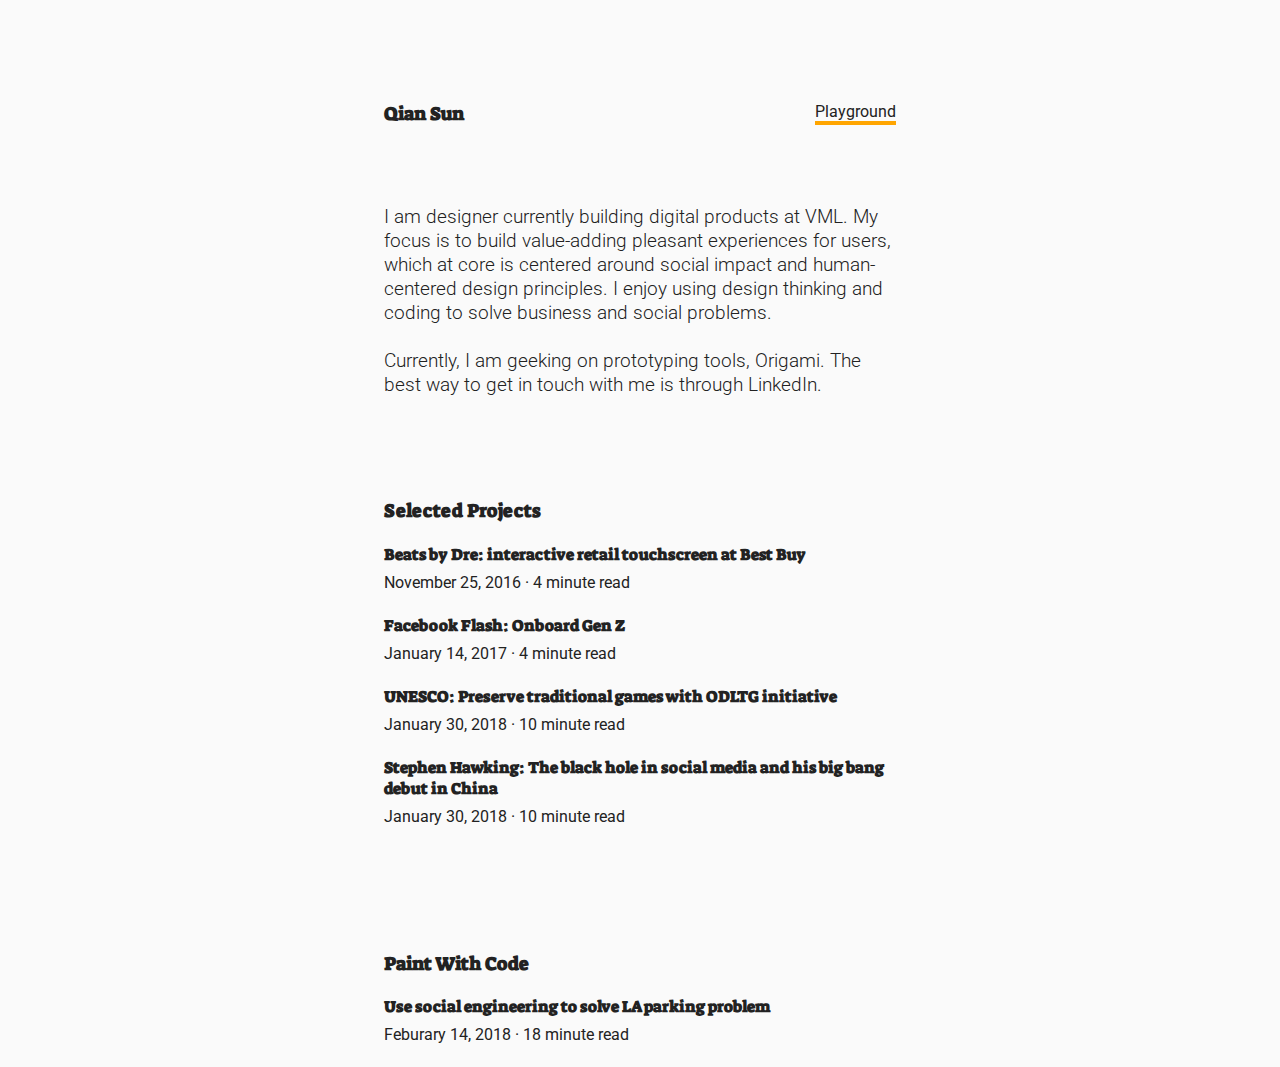
<file: index.html>
<!DOCTYPE html>
<html>
<head>
	<meta charset="utf-8" />
	<meta name="viewport" content="width=device-width, initial-scale=1">
	<title>Qian Sun's blog</title>
	<link rel="stylesheet" type="text/css" href="style.css" />
	<link rel="shortcut icon" type="image/png" href="img/favicon.png"/>
</head>


<body>
	<header>
		<div class="wrapper">
			<h3 class="logo"><a href="./index.html" id="articlelink">Qian Sun</a></h3>
			<nav>
				<ul>
					<li>
						<a href="./playground.html" id="underscore">Playground</a>
					</li>
				</ul>

			</nav>

		</div>
	</header>

<div class="wrapper">
	<h3 id="intro">
		I am designer currently building digital products at VML. My focus is to build value-adding pleasant experiences for users, which at core is centered around social impact and human-centered design principles. I enjoy using design thinking and coding to solve business and social problems.
		<br><br>Currently, I am geeking on prototyping tools, Origami. The best way to get in touch with me is through <a href="" id="articlelink" target="_blank">LinkedIn.</a>
	</h3>
</div>


<div class="wrapper" id="work">
  <h3 class="title">Selected Projects</h3>
	<h4 class="article"><a href="https://medium.com/@qiansun/beats-interactive-retail-touchscreen-79d7563f8c23" id="articlelink" target="_blank">Beats by Dre: interactive retail touchscreen at Best Buy</a></h4>
	<p class="meta-data">November 25, 2016<span> · </span>4 minute read
	</p>

	<h4 class="article">Facebook Flash: Onboard Gen Z</h4>
	<p class="meta-data">January 14, 2017<span> · </span>4 minute read
	</p>
	<h4 class="article">UNESCO: Preserve traditional games with ODLTG initiative</h4>
	<p class="meta-data">January 30, 2018<span> · </span>10 minute read
	</p>
	<h4 class="article">Stephen Hawking: The black hole in social media and his big bang debut in China</h4>
	<p class="meta-data">January 30, 2018<span> · </span>10 minute read
	</p>
</div>

<div class="wrapper" id="side-projects">
	<h3 class="title">Paint With Code</h3>
	<h4 class="article">Use social engineering to solve LA parking problem</h4>
	<p class="meta-data">Feburary 14, 2018<span> · </span>18 minute read
	</p>
</div>

</body>
</html>
</file>
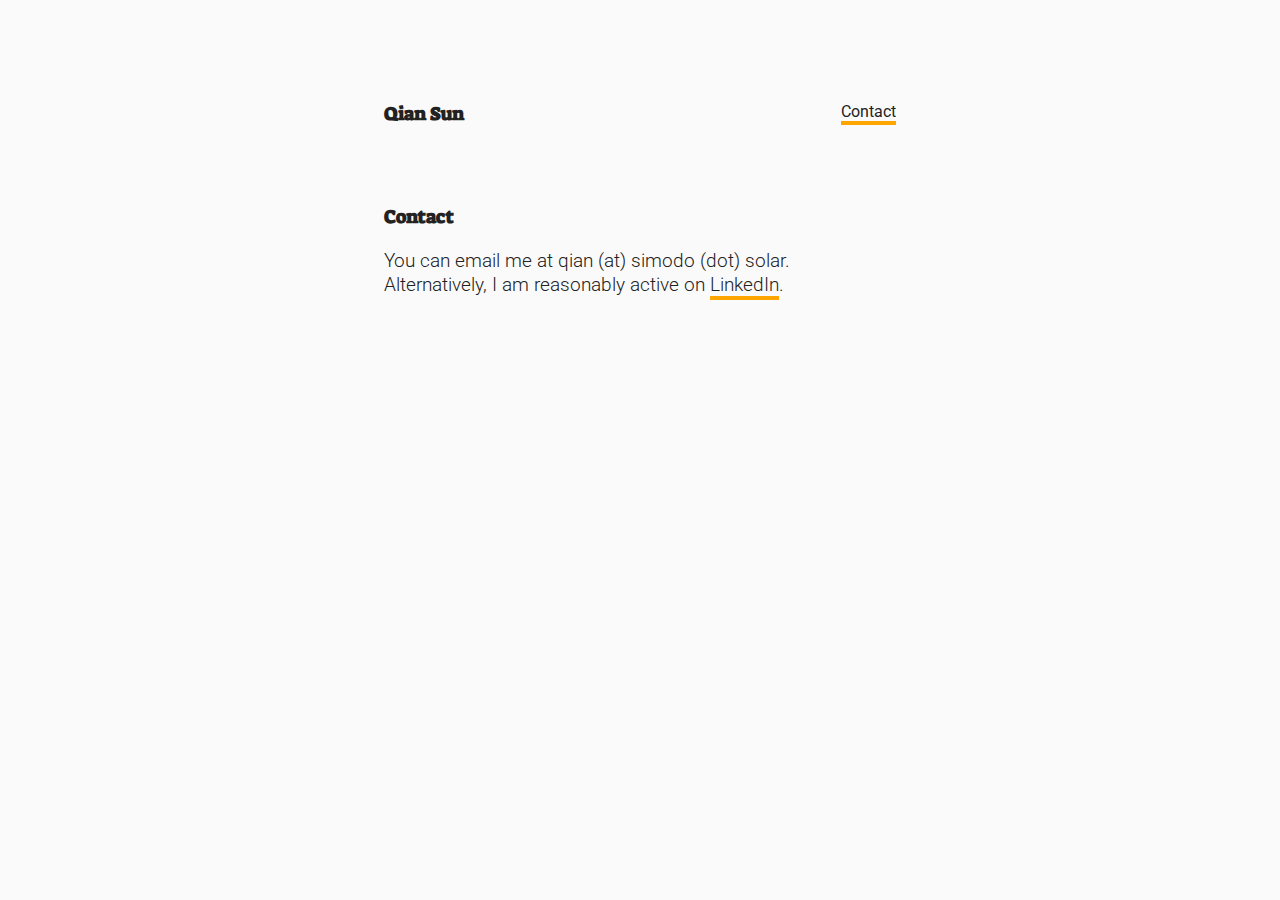
<file: contact.html>
<!DOCTYPE html>
<html>
<head>
	<meta charset="utf-8" />
	<meta name="viewport" content="width=device-width, initial-scale=1">
	<title>Qian Sun's blog</title>
	<link rel="stylesheet" type="text/css" href="style.css" />
	<link rel="shortcut icon" type="image/png" href="img/favicon.png"/>
</head>


<body>
	<header>
		<div class="wrapper">
			<h3 class="logo"><a href="./index.html" id="articlelink">Qian Sun</a></h3>
			<nav>
				<ul>
					<li>
						<a href="/contact" id="underscore">Contact</a>
					</li>
				</ul>

			</nav>

		</div>
	</header>

	<div class="wrapper">
		<h3 class="title">Contact</h3>
		<h3 id="intro">
			You can email me at qian (at) simodo (dot) solar. Alternatively, I am reasonably active on <a href="https://www.linkedin.com/in/qianssun/" id="underscore">LinkedIn</a>.
		</h3>
	</div>

</body>
</html>
</file>
<file: style.css>
@import 'https://fonts.googleapis.com/css?family=Roboto:300,700';
@import 'https://fonts.googleapis.com/css?family=Suez+One';


*{
  margin: 0;
  padding: 0;
  border: 0;
}
body{
  background: #FAFAFA;
  color: #222222;
  margin: 0;
}
.wrapper {
  max-width: 1200px;
  margin: 0 auto;
  padding: 8% 30% 0% 30%;
}

.logo {
  padding-top: 0%;
  padding-bottom: 4%;
  font-family: Suez One;
  float: left;
}

ul {
  list-style-type: none;
}

nav ul li{
  display: inline-block;
  float: right;
  padding: 0%;
}

.title {
  padding-bottom: 4%;
  font-family: Suez One;
}

nav ul li a {
  color: #222222;
  font-family: Roboto;
  text-decoration: none;
}

#underscore {
  border-bottom: 4px solid orange;
  color: #222222;
  font-family: Roboto;
  text-decoration: none;
}

#articlelink {
  text-decoration: none;
  color: #222222;
}

.article {
  font-family: Suez One;
}

.meta-data{
  margin-top: 0.5rem;
  font-family: Roboto;
  margin-bottom: 1.45rem;
}

#intro {
  font-family: Roboto;
  font-weight: 300;
  line-height: 1.5rem;
}


/*---MEDIA Starts---*/
@media screen and (max-width: 768px) {
  .wrapper{
    margin: 0 auto;
    padding: 10% 6% 2% 6%;
  }
}
</file>
